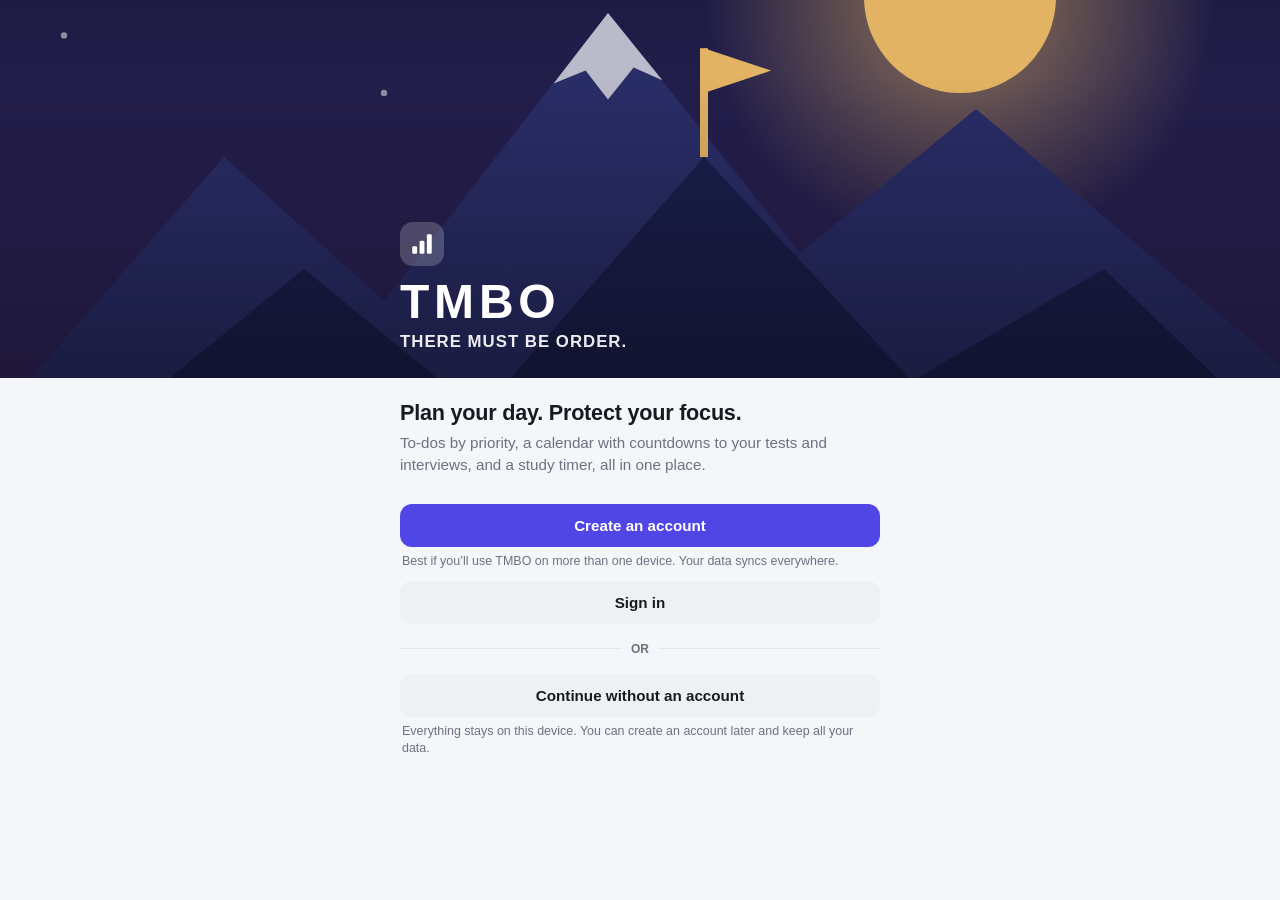
<file: tmbo/index.html>
<!DOCTYPE html>
<html lang="en" data-mode="system">
<head>
<meta charset="utf-8">
<meta name="viewport" content="width=device-width, initial-scale=1, viewport-fit=cover">
<title>TMBO · There Must Be Order</title>
<meta name="description" content="TMBO (There Must Be Order): a to-do list, calendar and study app with priority tiers, carry-over tasks, event countdowns and reminders.">
<meta name="theme-color" content="#4f46e5">
<meta name="apple-mobile-web-app-capable" content="yes">
<meta name="mobile-web-app-capable" content="yes">
<meta name="apple-mobile-web-app-title" content="TMBO">
<meta name="apple-mobile-web-app-status-bar-style" content="default">
<link rel="manifest" href="manifest.webmanifest">
<link rel="icon" type="image/png" sizes="32x32" href="icons/favicon-32.png">
<link rel="apple-touch-icon" href="icons/apple-touch-icon.png">
<link rel="stylesheet" href="css/styles.css">
</head>
<body data-template="classic">
<div class="boot" id="boot"><span class="logo" data-logo></span></div>

<div class="app">
  <header class="top">
    <div class="brandrow">
      <div class="brand"><span class="logo" data-logo></span>TMBO</div>
      <div class="hdr-right">
        <button class="iconbtn sm" id="hdrLock" aria-label="Lock TMBO now" hidden></button>
        <button class="pill" id="syncPill"><i></i><span id="syncText">This device</span></button>
      </div>
    </div>
    <div id="todoHead" hidden>
      <div class="datenav">
        <button class="iconbtn" id="prevDay" aria-label="Previous day"></button>
        <button class="datebtn" id="dateBtn" aria-label="Jump to today"><b id="dateLabel"></b><small id="dateSub"></small></button>
        <button class="iconbtn" id="nextDay" aria-label="Next day"></button>
      </div>
      <div class="week" id="week"></div>
    </div>
    <h1 class="viewtitle" id="viewTitle" hidden></h1>
  </header>

  <main>
    <!-- HOME -->
    <section class="view active" id="view-home">
      <div class="greet" id="greet"></div>
      <div id="installSlot"></div>
      <div id="heroSlot"></div>
      <div class="card" style="margin-top:14px" id="top3"></div>
      <div id="nextEvent"></div>
      <div class="stats" id="stats"></div>
    </section>

    <!-- TO-DO -->
    <section class="view" id="view-todo">
      <div class="progress"><b id="progText">0 of 0 done</b><div class="bar"><i id="progBar"></i></div></div>
      <div id="notice"></div>
      <div id="todoList"></div>
    </section>

    <!-- CALENDAR -->
    <section class="view" id="view-calendar">
      <div class="addrow"><b>Coming up</b><button class="smallbtn" id="addEventBtn">+ Add event</button></div>
      <div id="eventList"></div>
      <div class="cal-head" style="margin-top:16px">
        <button class="iconbtn" id="prevMonth" aria-label="Previous month"></button>
        <b id="monthLabel"></b>
        <button class="iconbtn" id="nextMonth" aria-label="Next month"></button>
      </div>
      <div class="cal" id="cal"></div>
      <div class="sec-title" id="agendaTitle"></div>
      <div class="card" id="agenda"></div>
      <button class="btn ghost full" id="openDay" style="margin-top:10px">Open this day's to-do list</button>
    </section>

    <!-- STUDY -->
    <section class="view" id="view-study">
      <div class="seg" id="studyMode"><button data-m="focus" class="on">Focus</button><button data-m="short">Short break</button><button data-m="long">Long break</button></div>
      <div class="ring-wrap">
        <svg class="ring" viewBox="0 0 240 240"><circle class="ring-bg" cx="120" cy="120" r="108"/><circle class="ring-fg" id="ringFg" cx="120" cy="120" r="108"/></svg>
        <div class="ring-text"><div id="timeText">25:00</div><small id="timeLabel">Focus</small></div>
      </div>
      <input class="txt" id="subject" placeholder="What are you studying? (e.g., Statistics)" maxlength="60">
      <div class="actions"><button class="btn ghost" id="tReset">Reset</button><button class="btn primary" id="tStart">Start</button></div>
      <div class="sec-title">Focus length (minutes)</div>
      <div class="seg" id="focusLen"><button data-v="15">15</button><button data-v="25" class="on">25</button><button data-v="45">45</button><button data-v="60">60</button></div>
      <div class="sec-title">Today's sessions</div>
      <div class="card" id="sessions"></div>
    </section>

    <!-- SETTINGS -->
    <section class="view" id="view-settings">
      <div id="installSettings"></div>

      <div class="sec-title">Account</div>
      <div class="card" id="acctCard"></div>

      <div class="sec-title">Home screen</div>
      <div class="card">
        <div class="block"><b>Your name</b><input class="txt" id="sName" maxlength="30" placeholder="Used in your greeting (optional)"></div>
        <div class="row"><div><b>Graphic &amp; quotes</b><small>Pick a scene, colors, a quote, or write your own.</small></div><button class="btn ghost" id="sCustomize">Customize</button></div>
      </div>

      <div class="sec-title">Notifications</div>
      <div class="card" id="notifCard"></div>

      <div class="sec-title">App lock</div>
      <div class="card" id="lockCard"></div>

      <div class="sec-title">Appearance</div>
      <div class="card">
        <div class="block"><b>Theme</b><div class="seg" id="modeSeg"><button data-v="light">Light</button><button data-v="dark">Dark</button><button data-v="system">Auto</button></div></div>
        <div class="block"><b>Accent color</b><div class="swatches" id="swatches"></div></div>
        <div class="block"><b>Text size</b><div class="seg sizeseg" id="sizeSeg"><button data-v="0">A</button><button data-v="1">A</button><button data-v="2">A</button><button data-v="3">A</button></div></div>
        <div class="block"><b>To-do template</b>
          <div class="tpls" id="tpls">
            <button class="tpl" data-v="classic"><div class="mini classic"><i></i><i></i><i></i></div>Classic</button>
            <button class="tpl" data-v="compact"><div class="mini compact"><i></i><i></i><i></i><i></i><i></i></div>Compact</button>
            <button class="tpl" data-v="planner"><div class="mini planner"><i></i><i></i><i></i><i></i></div>Planner</button>
          </div>
        </div>
      </div>

      <div class="sec-title">To-do list</div>
      <div class="card">
        <div class="block"><b>Priority tier names</b><div id="tierLabels"></div></div>
        <div class="row"><div><b>Carry over by default</b><small>New one-time tasks move to the next day if not finished.</small></div><label class="switch"><input type="checkbox" id="sDefCarry"><span></span></label></div>
        <div class="row"><div><b>Show completed tasks</b><small>Completed tasks sink to the bottom of the list.</small></div><label class="switch"><input type="checkbox" id="sShowDone"><span></span></label></div>
      </div>

      <div class="sec-title">Your data</div>
      <div class="card" id="dataCard"></div>

      <p class="banner" id="aboutLine">TMBO · There Must Be Order</p>
    </section>
  </main>
</div>

<button class="fab" id="fab" aria-label="Add task" hidden></button>

<nav class="tabbar"><div class="tabbar-inner">
  <button class="tab active" data-tab="home"><span data-ic="home"></span>Home</button>
  <button class="tab" data-tab="todo"><span data-ic="list"></span>To-Do</button>
  <button class="tab" data-tab="calendar"><span data-ic="cal"></span>Calendar</button>
  <button class="tab" data-tab="study"><span data-ic="timer"></span>Study</button>
  <button class="tab" data-tab="settings"><span data-ic="gear"></span>Settings</button>
</div></nav>

<!-- Task sheet -->
<div class="sheet-wrap" id="sheetWrap">
  <form class="sheet" id="taskForm" autocomplete="off">
    <div class="grabber"></div>
    <h3 id="sheetTitle">New task</h3>
    <label class="f" for="fTitle">Task</label>
    <input class="txt" id="fTitle" placeholder="What needs to get done?" maxlength="140">
    <label class="f" for="fNotes">Notes <span class="opt">(optional)</span></label>
    <textarea class="txt" id="fNotes" rows="2"></textarea>
    <label class="f">Priority tier</label>
    <div class="tierpick" id="fTier"></div>
    <label class="f">How often?</label>
    <div class="seg" id="fRepeat"><button type="button" data-v="once">One-time</button><button type="button" data-v="daily">Every day</button><button type="button" data-v="weekdays">Weekdays</button><button type="button" data-v="custom">Custom</button></div>
    <div class="days" id="fDays" hidden></div>
    <div class="two">
      <div><label class="f" for="fDate" id="fDateLabel">Date</label><input class="txt" type="date" id="fDate"></div>
      <div><label class="f" for="fRemind">Remind me <span class="opt">(optional)</span></label><input class="txt" type="time" id="fRemind"></div>
    </div>
    <button type="button" class="clearbtn" id="fRemindClear">Clear reminder</button>
    <div class="row" id="carryRow"><div><b>Carry over if not finished</b><small id="carryHint"></small></div><label class="switch"><input type="checkbox" id="fCarry"><span></span></label></div>
    <div class="actions">
      <button type="button" class="btn danger" id="fDelete">Delete</button>
      <button type="button" class="btn ghost" id="fCancel">Cancel</button>
      <button type="submit" class="btn primary">Save</button>
    </div>
  </form>
</div>

<!-- Generic panel (customize, events, account, lock setup) -->
<div class="sheet-wrap" id="panelWrap"><div class="sheet" id="panel"></div></div>

<!-- Welcome / onboarding -->
<div class="welcome" id="welcome">
  <div class="welcome-hero"><div class="hero-bg" id="welcomeBg"></div><div class="hero-shade"></div>
    <div class="inner"><div class="logo" data-logo></div><h1>TMBO</h1><p>There Must Be Order.</p></div>
  </div>
  <div class="welcome-body" id="welcomeBody"></div>
</div>

<!-- Lock screen -->
<div class="lock" id="lockScreen">
  <div class="hero-bg" id="lockBg"></div><div class="shade"></div>
  <div class="lock-inner">
    <div class="logo" data-logo></div>
    <h2 id="lockTitle">Enter your PIN</h2>
    <p class="lockmsg" id="lockMsg"></p>
    <div id="lockBody"></div>
    <button class="lightlink" id="forgotBtn">Forgot?</button>
    <div class="forgot" id="forgotBox" hidden></div>
  </div>
</div>

<div class="nstack" id="nstack"></div>
<div class="toast" id="toast" role="status" aria-live="polite"></div>

<noscript><p style="padding:24px;text-align:center">TMBO needs JavaScript turned on.</p></noscript>
<script type="module" src="js/app.js"></script>
</body>
</html>
</file>
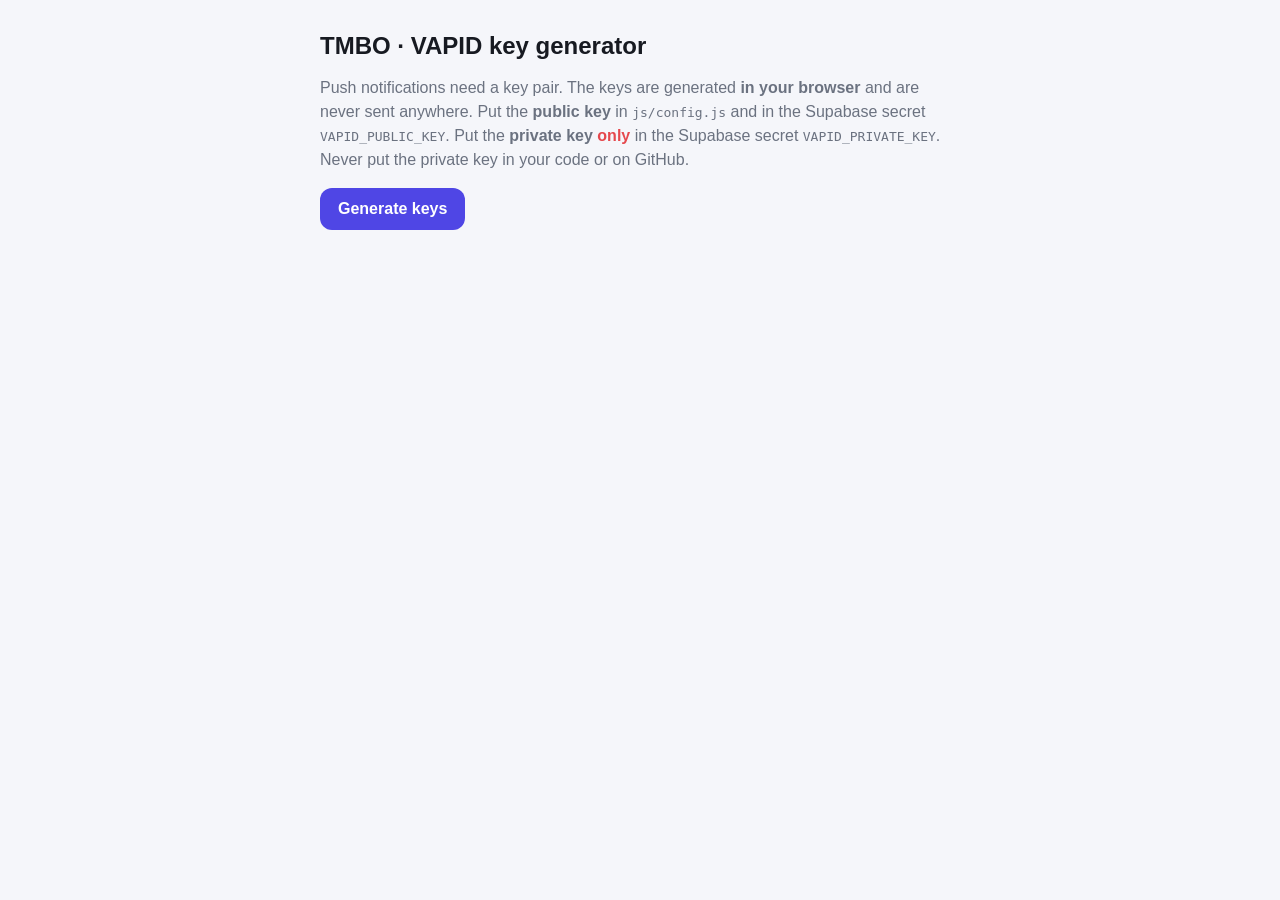
<file: tmbo/tools/generate-vapid-keys.html>
<!DOCTYPE html>
<html lang="en">
<head>
<meta charset="utf-8">
<meta name="viewport" content="width=device-width, initial-scale=1">
<title>TMBO · VAPID key generator</title>
<style>
  :root{--bg:#f5f6fa;--card:#fff;--text:#171a21;--muted:#6b7280;--border:#e3e6ec;--accent:#4f46e5}
  @media (prefers-color-scheme:dark){:root{--bg:#0e1014;--card:#171a21;--text:#eceef3;--muted:#9aa0ac;--border:#2a2f3a}}
  body{margin:0;background:var(--bg);color:var(--text);font-family:-apple-system,BlinkMacSystemFont,"Segoe UI",Roboto,sans-serif}
  main{max-width:640px;margin:0 auto;padding:32px 16px}
  h1{font-size:1.5rem;margin:0 0 6px}
  p{color:var(--muted);line-height:1.5}
  .card{background:var(--card);border:1px solid var(--border);border-radius:14px;padding:16px;margin-top:16px}
  label{display:block;font-size:.78rem;font-weight:700;text-transform:uppercase;letter-spacing:.05em;color:var(--muted);margin:12px 0 6px}
  textarea{width:100%;box-sizing:border-box;font:13px ui-monospace,Menlo,monospace;padding:10px;border-radius:10px;border:1px solid var(--border);background:var(--bg);color:var(--text);resize:none}
  button{background:var(--accent);color:#fff;border:0;border-radius:12px;padding:12px 18px;font-weight:700;font-size:1rem;cursor:pointer}
  .copy{background:transparent;color:var(--accent);padding:4px 0;font-size:.85rem}
  .warn{color:#e5484d;font-weight:600}
</style>
</head>
<body>
<main>
  <h1>TMBO · VAPID key generator</h1>
  <p>Push notifications need a key pair. The keys are generated <b>in your browser</b> and are never sent anywhere.
     Put the <b>public key</b> in <code>js/config.js</code> and in the Supabase secret <code>VAPID_PUBLIC_KEY</code>.
     Put the <b>private key</b> <span class="warn">only</span> in the Supabase secret <code>VAPID_PRIVATE_KEY</code>.
     Never put the private key in your code or on GitHub.</p>
  <button id="gen">Generate keys</button>
  <div class="card" id="out" hidden>
    <label>Public key</label><textarea id="pub" rows="3" readonly></textarea><button class="copy" data-for="pub">Copy public key</button>
    <label>Private key (keep secret)</label><textarea id="priv" rows="2" readonly></textarea><button class="copy" data-for="priv">Copy private key</button>
    <label>A random CRON_SECRET you can use</label><textarea id="cron" rows="2" readonly></textarea><button class="copy" data-for="cron">Copy cron secret</button>
  </div>
  <p id="err" class="warn"></p>
</main>
<script>
const b64u = (bytes) => btoa(String.fromCharCode(...bytes)).replace(/\+/g,'-').replace(/\//g,'_').replace(/=+$/,'');
const fromB64u = (s) => Uint8Array.from(atob(s.replace(/-/g,'+').replace(/_/g,'/') + '==='.slice((s.length + 3) % 4)), c => c.charCodeAt(0));
document.getElementById('gen').onclick = async () => {
  try {
    const kp = await crypto.subtle.generateKey({ name: 'ECDSA', namedCurve: 'P-256' }, true, ['sign', 'verify']);
    const jwk = await crypto.subtle.exportKey('jwk', kp.privateKey);
    const pub = new Uint8Array([4, ...fromB64u(jwk.x), ...fromB64u(jwk.y)]);
    document.getElementById('pub').value = b64u(pub);
    document.getElementById('priv').value = jwk.d;
    document.getElementById('cron').value = b64u(crypto.getRandomValues(new Uint8Array(24)));
    document.getElementById('out').hidden = false;
  } catch (e) {
    document.getElementById('err').textContent = 'Your browser blocked key generation here. Open this page from your Netlify site (https) or in Chrome, then try again. (' + e.message + ')';
  }
};
document.querySelectorAll('.copy').forEach(b => b.onclick = async () => {
  const t = document.getElementById(b.dataset.for); t.select();
  try { await navigator.clipboard.writeText(t.value); b.textContent = 'Copied!'; } catch { document.execCommand('copy'); b.textContent = 'Copied!'; }
  setTimeout(() => b.textContent = b.textContent.replace('Copied!', 'Copy again'), 1500);
});
</script>
</body>
</html>
</file>
<file: tmbo/css/styles.css>
*{box-sizing:border-box}
[hidden]{display:none!important}
:root{
  --accent:#4f46e5;
  --accent-soft:color-mix(in srgb,var(--accent) 14%,transparent);
  --bg:#f5f6fa;--surface:#fff;--surface-2:#eef0f4;--text:#171a21;--muted:#6b7280;--border:#e3e6ec;
  --t1:#e5484d;--t2:#f0801a;--t3:#3b82c4;--t4:#8b8f99;--ok:#16a34a;
  --radius:14px;--shadow:0 1px 2px rgba(0,0,0,.04),0 2px 8px rgba(0,0,0,.04);
  font-family:-apple-system,BlinkMacSystemFont,"SF Pro Text","Segoe UI",Roboto,Helvetica,Arial,sans-serif;
}
:root[data-mode="dark"]{--bg:#0e1014;--surface:#171a21;--surface-2:#222631;--text:#eceef3;--muted:#9aa0ac;--border:#2a2f3a;--shadow:none}
@media (prefers-color-scheme:dark){:root[data-mode="system"]{--bg:#0e1014;--surface:#171a21;--surface-2:#222631;--text:#eceef3;--muted:#9aa0ac;--border:#2a2f3a;--shadow:none}}
[data-tier="1"]{--tier:var(--t1)}[data-tier="2"]{--tier:var(--t2)}[data-tier="3"]{--tier:var(--t3)}[data-tier="4"]{--tier:var(--t4)}
[data-type="test"]{--ev:#7c3aed}[data-type="interview"]{--ev:#0d9488}[data-type="deadline"]{--ev:#e5484d}[data-type="other"]{--ev:#2563eb}
html,body{margin:0;background:var(--bg);color:var(--text)}
body{font-size:1rem;-webkit-font-smoothing:antialiased;-webkit-tap-highlight-color:transparent}
button{font-family:inherit;color:inherit}
.app{max-width:520px;margin:0 auto;min-height:100dvh;padding:0 16px calc(110px + env(safe-area-inset-bottom))}

/* Header */
header.top{position:sticky;top:0;z-index:5;background:var(--bg);padding:calc(10px + env(safe-area-inset-top)) 0 8px}
.brandrow{display:flex;align-items:center;justify-content:space-between;gap:8px}
.brand{display:flex;align-items:center;gap:8px;font-weight:900;font-size:1.15rem;letter-spacing:.08em}
.logo{width:28px;height:28px;border-radius:9px;background:var(--accent);display:grid;place-items:center;color:#fff;flex:none}
.logo svg{width:18px;height:18px}
.hdr-right{display:flex;gap:6px;align-items:center}
.pill{display:inline-flex;align-items:center;gap:6px;font-size:.72rem;font-weight:600;color:var(--muted);background:var(--surface);border:1px solid var(--border);border-radius:99px;padding:5px 10px;cursor:pointer}
.pill i{width:7px;height:7px;border-radius:50%;background:var(--muted)}
.pill.ok i{background:var(--ok)}
.iconbtn{width:38px;height:38px;border-radius:12px;border:1px solid var(--border);background:var(--surface);display:grid;place-items:center;cursor:pointer;flex:none}
.iconbtn svg{width:18px;height:18px}
.iconbtn.sm{width:32px;height:32px;border-radius:10px}.iconbtn.sm svg{width:16px;height:16px}
.datenav{display:flex;align-items:center;justify-content:space-between;margin-top:12px}
.datebtn{background:none;border:0;text-align:center;cursor:pointer;padding:2px 8px}
.datebtn b{display:block;font-size:1.2rem;letter-spacing:-.01em}
.datebtn small{display:block;font-size:.75rem;font-weight:600;color:var(--accent);margin-top:1px}
.week{display:grid;grid-template-columns:repeat(7,1fr);gap:4px;margin-top:10px}
.wd{border:0;background:transparent;border-radius:12px;padding:6px 0 7px;display:flex;flex-direction:column;align-items:center;gap:2px;cursor:pointer}
.wd span{font-size:.66rem;font-weight:600;color:var(--muted)}.wd b{font-size:.95rem}
.wd i{width:5px;height:5px;border-radius:50%;background:transparent}
.wd i.has{background:var(--accent)}.wd i.all{background:var(--ok)}
.wd.today b{color:var(--accent)}
.wd.sel{background:var(--accent);color:#fff}.wd.sel span,.wd.sel b{color:#fff}.wd.sel i.has,.wd.sel i.all{background:#fff}
.viewtitle{font-size:1.6rem;letter-spacing:-.02em;margin:14px 0 4px}

.view{display:none}.view.active{display:block}

/* Home */
.greet{margin:6px 2px 12px}
.greet h2{margin:0;font-size:1.5rem;letter-spacing:-.02em}
.greet p{margin:3px 0 0;color:var(--muted);font-size:.9rem;font-weight:500}
.hero{position:relative;isolation:isolate;overflow:hidden;border-radius:22px;aspect-ratio:5/4;max-height:360px;width:100%;color:#fff;box-shadow:0 10px 30px rgba(0,0,0,.16)}
.hero-bg{position:absolute;inset:0;z-index:-2}
.hero-bg svg,.hero-bg img{width:100%;height:100%;display:block;object-fit:cover}
.hero-shade{position:absolute;inset:0;z-index:-1;background:linear-gradient(180deg,rgba(0,0,0,.08) 20%,rgba(0,0,0,.42))}
.hero-badge{position:absolute;left:16px;top:14px;font-size:.66rem;font-weight:900;letter-spacing:.2em;opacity:.85}
.hero-content{position:absolute;inset:0;display:flex;flex-direction:column;justify-content:center;align-items:center;text-align:center;padding:30px 26px 44px}
.hero-quote{font-weight:850;line-height:1.14;letter-spacing:-.01em;text-shadow:0 2px 14px rgba(0,0,0,.35);animation:fadeq .5s ease;overflow-wrap:anywhere}
.hero[data-font="bold"] .hero-quote{font-weight:900;text-transform:uppercase;letter-spacing:.01em}
.hero[data-font="classic"] .hero-quote{font-family:Georgia,"Times New Roman",serif;font-style:italic;font-weight:600}
.hero[data-font="modern"] .hero-quote{font-family:ui-monospace,SFMono-Regular,Menlo,monospace;font-weight:700;letter-spacing:-.03em}
.hero-author{margin-top:12px;font-size:.74rem;font-weight:700;opacity:.9;letter-spacing:.08em;text-transform:uppercase;text-shadow:0 1px 8px rgba(0,0,0,.3)}
.hero-actions{position:absolute;right:10px;bottom:10px;display:flex;gap:6px}
.hero-actions button{width:38px;height:38px;border-radius:12px;border:0;background:rgba(255,255,255,.2);-webkit-backdrop-filter:blur(8px);backdrop-filter:blur(8px);color:#fff;display:grid;place-items:center;cursor:pointer}
.hero-actions svg{width:18px;height:18px}
@keyframes fadeq{from{opacity:0;transform:translateY(6px)}}
.card-h{display:flex;justify-content:space-between;align-items:center;padding:14px 0 10px}
.card-h b{font-size:1.02rem}
.card-h small{font-size:.76rem;color:var(--muted);font-weight:600}
.top3-item{display:flex;align-items:center;gap:12px;padding:12px 0;border-top:1px solid var(--border)}
.rank{flex:none;width:28px;height:28px;border-radius:9px;background:color-mix(in srgb,var(--tier) 15%,transparent);color:var(--tier);font-weight:800;font-size:.88rem;display:grid;place-items:center}
.top3-item .body{flex:1;min-width:0;cursor:pointer}
.link{background:none;border:0;padding:12px 0 14px;color:var(--accent);font-weight:700;font-size:.86rem;cursor:pointer;display:block;width:100%;text-align:left;border-top:1px solid var(--border)}
.stats{display:grid;grid-template-columns:1fr 1fr;gap:10px;margin-top:12px}
.stat{background:var(--surface);border:1px solid var(--border);border-radius:var(--radius);padding:14px;text-align:left;cursor:pointer;box-shadow:var(--shadow)}
.stat b{display:block;font-size:1.45rem;letter-spacing:-.02em}
.stat span{font-size:.76rem;color:var(--muted);font-weight:600}

/* Events */
.event{display:flex;align-items:center;gap:12px;background:var(--surface);border:1px solid var(--border);border-radius:var(--radius);padding:12px 8px 12px 12px;margin-bottom:8px;box-shadow:var(--shadow)}
.ev-count{flex:none;width:58px;height:58px;border-radius:14px;background:color-mix(in srgb,var(--ev) 14%,transparent);color:var(--ev);display:flex;flex-direction:column;align-items:center;justify-content:center;line-height:1}
.ev-count b{font-size:1.35rem}.ev-count span{font-size:.62rem;font-weight:700;text-transform:uppercase;margin-top:3px;letter-spacing:.04em}
.ev-count.now b{font-size:.9rem}
.ev-body{flex:1;min-width:0;cursor:pointer}
.ev-body small{display:block;font-size:.74rem;color:var(--muted);margin-top:5px}
.chip.ev{background:color-mix(in srgb,var(--ev) 14%,transparent);color:var(--ev)}
.addrow{display:flex;justify-content:space-between;align-items:center;margin:18px 2px 8px}
.addrow b{font-size:.74rem;font-weight:700;text-transform:uppercase;letter-spacing:.06em;color:var(--muted)}
.smallbtn{border:0;background:var(--accent-soft);color:var(--accent);font-weight:700;font-size:.8rem;border-radius:99px;padding:6px 12px;cursor:pointer}

/* To-do */
.progress{display:flex;align-items:center;gap:12px;background:var(--surface);border:1px solid var(--border);border-radius:var(--radius);padding:12px 14px;margin:8px 0 10px}
.progress b{font-size:.9rem;white-space:nowrap}
.bar{flex:1;height:8px;background:var(--surface-2);border-radius:99px;overflow:hidden}
.bar>i{display:block;height:100%;width:0;background:var(--accent);border-radius:99px;transition:width .35s}
.notice{display:flex;gap:8px;align-items:center;font-size:.82rem;color:var(--t2);background:color-mix(in srgb,var(--t2) 10%,transparent);border-radius:10px;padding:8px 12px;margin-bottom:10px;font-weight:600}
.notice svg{width:14px;height:14px;flex:none}
.empty{text-align:center;color:var(--muted);padding:40px 16px;font-size:.95rem}
.empty b{display:block;color:var(--text);font-size:1.05rem;margin-bottom:4px}
.task{position:relative;display:flex;align-items:flex-start;gap:12px;background:var(--surface);border:1px solid var(--border);border-radius:var(--radius);padding:12px 8px 12px 16px;margin-bottom:8px;box-shadow:var(--shadow);overflow:hidden}
.task::before{content:"";position:absolute;left:0;top:0;bottom:0;width:4px;background:var(--tier)}
.check{flex:none;width:24px;height:24px;margin-top:1px;border-radius:50%;border:2px solid var(--tier);background:transparent;display:grid;place-items:center;cursor:pointer;padding:0;transition:background .15s}
.check svg{width:14px;height:14px;color:#fff;opacity:0}
.task.done .check,.top3-item.done .check{background:var(--tier)}
.task.done .check svg,.top3-item.done .check svg{opacity:1}
.task.done .title,.top3-item.done .title{text-decoration:line-through;color:var(--muted)}
.task .body{flex:1;min-width:0;cursor:pointer}
.title{font-weight:600;line-height:1.3;overflow-wrap:anywhere}
.tnotes{font-size:.84rem;color:var(--muted);margin-top:2px;overflow-wrap:anywhere}
.meta{display:flex;flex-wrap:wrap;gap:5px;margin-top:6px}
.chip{display:inline-flex;align-items:center;gap:4px;font-size:.7rem;font-weight:600;padding:3px 8px;border-radius:99px;background:var(--surface-2);color:var(--muted);line-height:1.3}
.chip svg{width:11px;height:11px}
.chip.tier{background:color-mix(in srgb,var(--tier) 14%,transparent);color:var(--tier)}
.chip.warn{background:color-mix(in srgb,var(--t2) 14%,transparent);color:var(--t2)}
.chip.bad{background:color-mix(in srgb,var(--t1) 14%,transparent);color:var(--t1)}
.chip.ok{background:color-mix(in srgb,var(--ok) 14%,transparent);color:var(--ok)}
.more{flex:none;width:32px;height:32px;border:0;background:none;border-radius:8px;color:var(--muted);display:grid;place-items:center;cursor:pointer}
.more svg{width:18px;height:18px}
body[data-template="compact"] .list{background:var(--surface);border:1px solid var(--border);border-radius:var(--radius);overflow:hidden}
body[data-template="compact"] .task{margin:0;border:0;border-bottom:1px solid var(--border);border-radius:0;box-shadow:none;background:transparent;padding:9px 6px 9px 14px;align-items:center}
body[data-template="compact"] .task:last-child{border-bottom:0}
body[data-template="compact"] .task::before{width:3px}
body[data-template="compact"] .check{width:20px;height:20px;margin:0}
body[data-template="compact"] .tnotes{display:none}
body[data-template="compact"] .meta{margin-top:3px}
body[data-template="compact"] .chip{font-size:.64rem;padding:1px 6px}
body[data-template="planner"] .datebtn b,body[data-template="planner"] .viewtitle,body[data-template="planner"] .greet h2{font-family:Georgia,"Times New Roman",serif}
.group{background:var(--surface);border:1px solid var(--border);border-top:4px solid var(--tier);border-radius:var(--radius);padding:4px 14px 2px;margin-bottom:12px;box-shadow:var(--shadow)}
.group-h{display:flex;justify-content:space-between;align-items:baseline;padding:10px 0 6px;font-family:Georgia,"Times New Roman",serif;font-weight:700;font-size:1.02rem;color:var(--tier);border-bottom:2px solid color-mix(in srgb,var(--tier) 25%,transparent)}
.group-h small{font-size:.78rem;color:var(--muted);font-weight:600}
body[data-template="planner"] .task{background:transparent;border:0;border-bottom:1px dashed var(--border);border-radius:0;box-shadow:none;margin:0;padding:11px 0}
body[data-template="planner"] .task:last-child{border-bottom:0}
body[data-template="planner"] .task::before{display:none}
body[data-template="planner"] .check{border-radius:6px}

/* FAB + tab bar */
.fab{position:fixed;z-index:10;bottom:calc(78px + env(safe-area-inset-bottom));right:max(16px,calc((100vw - 520px)/2 + 16px));width:56px;height:56px;border-radius:50%;border:0;background:var(--accent);color:#fff;display:grid;place-items:center;cursor:pointer;box-shadow:0 6px 20px color-mix(in srgb,var(--accent) 45%,transparent)}
.fab svg{width:26px;height:26px}
.tabbar{position:fixed;left:0;right:0;bottom:0;z-index:20;background:color-mix(in srgb,var(--surface) 92%,transparent);-webkit-backdrop-filter:blur(14px);backdrop-filter:blur(14px);border-top:1px solid var(--border);padding-bottom:env(safe-area-inset-bottom)}
.tabbar-inner{max-width:520px;margin:0 auto;display:grid;grid-template-columns:repeat(5,1fr)}
.tab{border:0;background:none;padding:8px 0 7px;display:flex;flex-direction:column;align-items:center;gap:3px;font-size:.66rem;font-weight:600;color:var(--muted);cursor:pointer}
.tab svg{width:23px;height:23px}
.tab.active{color:var(--accent)}

/* Sheets */
.sheet-wrap{position:fixed;inset:0;z-index:50;background:rgba(0,0,0,.42);display:none;align-items:flex-end;justify-content:center}
.sheet-wrap.open{display:flex}
.sheet{width:100%;max-width:520px;max-height:92dvh;overflow:auto;background:var(--surface);border-radius:20px 20px 0 0;padding:8px 18px calc(18px + env(safe-area-inset-bottom));animation:up .22s ease}
@keyframes up{from{transform:translateY(40px);opacity:.5}}
.grabber{width:40px;height:5px;border-radius:9px;background:var(--border);margin:4px auto 8px}
.sheet h3{margin:4px 0 2px;font-size:1.2rem}
label.f{display:block;font-size:.76rem;font-weight:700;color:var(--muted);margin:16px 0 6px;text-transform:uppercase;letter-spacing:.04em}
label.f .opt{text-transform:none;font-weight:500;letter-spacing:0}
.txt{width:100%;font:inherit;font-size:max(16px,1rem);padding:11px 12px;border:1px solid var(--border);border-radius:10px;background:var(--bg);color:var(--text);outline:none}
.txt:focus{border-color:var(--accent);box-shadow:0 0 0 3px var(--accent-soft)}
textarea.txt{resize:vertical;min-height:60px}
.two{display:grid;grid-template-columns:1fr 1fr;gap:8px}
.seg{display:grid;grid-auto-flow:column;grid-auto-columns:1fr;gap:4px;padding:4px;background:var(--surface-2);border-radius:11px}
.seg button{border:0;background:transparent;padding:8px 4px;border-radius:8px;font-size:.8rem;font-weight:600;color:var(--muted);cursor:pointer}
.seg button.on{background:var(--surface);color:var(--text);box-shadow:0 1px 3px rgba(0,0,0,.12)}
.tierpick{display:grid;grid-template-columns:repeat(4,1fr);gap:6px}
.tierpick button{border:2px solid var(--border);background:var(--surface);border-radius:11px;padding:8px 4px;cursor:pointer;text-align:center}
.tierpick b{display:block;font-size:1rem;color:var(--tier)}
.tierpick span{display:block;font-size:.68rem;color:var(--muted);margin-top:2px;line-height:1.2}
.tierpick button.on{border-color:var(--tier);background:color-mix(in srgb,var(--tier) 10%,transparent)}
.days{display:flex;gap:6px;margin-top:10px}
.days button{flex:1;aspect-ratio:1;max-width:44px;border-radius:50%;border:1px solid var(--border);background:var(--surface);font-size:.8rem;font-weight:700;color:var(--muted);cursor:pointer}
.days button.on,.pick button.on{background:var(--accent);border-color:var(--accent);color:#fff}
.pick{display:flex;flex-wrap:wrap;gap:6px}
.pick button{border:1px solid var(--border);background:var(--surface);border-radius:99px;padding:7px 12px;font-size:.8rem;font-weight:600;color:var(--muted);cursor:pointer}
.row{display:flex;align-items:center;justify-content:space-between;gap:12px;padding:12px 0}
.row b{font-size:.95rem;font-weight:600}
.row small{display:block;font-size:.78rem;color:var(--muted);margin-top:2px}
.switch{position:relative;flex:none;width:50px;height:30px}
.switch input{position:absolute;opacity:0;width:0;height:0}
.switch span{position:absolute;inset:0;border-radius:99px;background:var(--border);cursor:pointer;transition:.2s}
.switch span::after{content:"";position:absolute;left:2px;top:2px;width:26px;height:26px;border-radius:50%;background:#fff;box-shadow:0 1px 3px rgba(0,0,0,.25);transition:.2s}
.switch input:checked+span{background:var(--accent)}
.switch input:checked+span::after{transform:translateX(20px)}
.switch input:disabled+span{opacity:.45;cursor:not-allowed}
.btn{border:0;border-radius:12px;padding:13px 16px;font-size:.95rem;font-weight:700;cursor:pointer}
.btn.primary{background:var(--accent);color:#fff}
.btn.ghost{background:var(--surface-2);color:var(--text)}
.btn.danger{background:transparent;color:var(--t1);padding-left:6px;padding-right:6px}
.btn.full{width:100%}
.btn:disabled{opacity:.5;cursor:not-allowed}
.actions{display:flex;gap:8px;margin-top:20px}
.actions .primary{flex:1}
.clearbtn{border:0;background:none;color:var(--accent);font-weight:700;font-size:.8rem;cursor:pointer;padding:4px 0;margin-top:4px}

/* Customize home */
.preview{margin:10px 0 4px}
.preview .hero{aspect-ratio:16/9;border-radius:16px;box-shadow:none}
.scenes{display:grid;grid-template-columns:repeat(3,1fr);gap:8px}
.scene{border:2px solid var(--border);border-radius:12px;overflow:hidden;padding:0;cursor:pointer;background:var(--surface);font-size:.72rem;font-weight:700}
.scene .th{display:block;aspect-ratio:5/4;background:var(--surface-2);position:relative}
.scene .th svg,.scene .th img{width:100%;height:100%;display:block;object-fit:cover}
.scene .th .plus{position:absolute;inset:0;display:grid;place-items:center;color:var(--muted)}
.scene .th .plus svg{width:24px;height:24px}
.scene span{display:block;padding:5px 0}
.scene.on{border-color:var(--accent);color:var(--accent)}
.palettes{display:flex;gap:10px;flex-wrap:wrap}
.pal{width:42px;height:42px;border-radius:12px;border:3px solid var(--surface);box-shadow:0 0 0 1px var(--border);cursor:pointer;padding:0}
.pal.on{box-shadow:0 0 0 2px var(--text)}
.qlist{max-height:270px;overflow:auto;border:1px solid var(--border);border-radius:12px}
.qitem{display:flex;gap:10px;align-items:flex-start;padding:10px 12px;cursor:pointer;border-bottom:1px solid var(--border)}
.qitem:last-child{border-bottom:0}
.qitem .radio{flex:none;width:18px;height:18px;border-radius:50%;border:2px solid var(--border);margin-top:2px}
.qitem.on .radio{border:6px solid var(--accent)}
.qitem p{margin:0;font-size:.9rem;flex:1;line-height:1.35}
.qitem small{display:block;color:var(--muted);font-size:.74rem;margin-top:2px}
.qitem .del{flex:none;border:0;background:none;color:var(--muted);cursor:pointer;width:28px;height:28px;border-radius:8px;display:grid;place-items:center}
.qitem .del svg{width:15px;height:15px}
.mine{font-size:.62rem;font-weight:800;color:var(--accent);background:var(--accent-soft);padding:1px 6px;border-radius:99px;margin-left:4px}
.addq{display:grid;gap:8px}

/* Settings */
.sec-title{font-size:.74rem;font-weight:700;text-transform:uppercase;letter-spacing:.06em;color:var(--muted);margin:22px 4px 8px}
.card{background:var(--surface);border:1px solid var(--border);border-radius:var(--radius);padding:2px 16px;box-shadow:var(--shadow)}
.card>*+*{border-top:1px solid var(--border)}
.block{padding:12px 0}
.block>b{display:block;font-size:.95rem;font-weight:600;margin-bottom:10px}
.swatches{display:flex;flex-wrap:wrap;gap:10px}
.sw{position:relative;width:34px;height:34px;border-radius:50%;border:3px solid var(--surface);box-shadow:0 0 0 1px var(--border);cursor:pointer;padding:0}
.sw.on{box-shadow:0 0 0 2px var(--text)}
.sw.custom{background:conic-gradient(#ef4444,#f59e0b,#22c55e,#06b6d4,#6366f1,#d946ef,#ef4444);overflow:hidden}
.sw.custom input{position:absolute;inset:-8px;opacity:0;cursor:pointer}
.sizeseg button:nth-child(1){font-size:.75rem}.sizeseg button:nth-child(2){font-size:.9rem}.sizeseg button:nth-child(3){font-size:1.05rem}.sizeseg button:nth-child(4){font-size:1.2rem}
.tpls{display:grid;grid-template-columns:repeat(3,1fr);gap:8px}
.tpl{border:2px solid var(--border);border-radius:12px;background:var(--bg);padding:8px 8px 7px;cursor:pointer;font-size:.78rem;font-weight:700}
.tpl.on{border-color:var(--accent);color:var(--accent)}
.mini{height:58px;display:flex;flex-direction:column;justify-content:center;gap:4px;margin-bottom:6px}
.mini i{display:block;border-radius:4px;background:var(--surface);border:1px solid var(--border)}
.mini.classic i{height:13px;border-left:3px solid var(--t1)}.mini.classic i:nth-child(2){border-left-color:var(--t2)}.mini.classic i:nth-child(3){border-left-color:var(--t3)}
.mini.compact{gap:0;background:var(--surface);border:1px solid var(--border);border-radius:4px;padding:2px 0}
.mini.compact i{height:9px;border:0;border-bottom:1px solid var(--border);border-radius:0;background:transparent}
.mini.planner i{height:3px;border:0;border-bottom:1px dashed var(--muted);border-radius:0;background:transparent;margin:3px 0}
.mini.planner i:first-child{height:4px;background:var(--t1);border:0;border-radius:2px}
.tierlabel{display:flex;align-items:center;gap:10px;padding:5px 0}
.tierlabel b{flex:none;width:28px;height:28px;border-radius:8px;background:var(--tier);color:#fff;display:grid;place-items:center;font-size:.8rem}
.tierlabel .txt{padding:8px 10px}
.tag{font-size:.7rem;font-weight:700;padding:4px 9px;border-radius:99px;background:var(--surface-2);color:var(--muted);white-space:nowrap}
.tag.ok{background:color-mix(in srgb,var(--ok) 15%,transparent);color:var(--ok)}
.tag.warn{background:color-mix(in srgb,var(--t2) 15%,transparent);color:var(--t2)}
.avatar{flex:none;width:42px;height:42px;border-radius:50%;background:var(--accent);color:#fff;display:grid;place-items:center;font-weight:800}
.hint{font-size:.78rem;color:var(--muted);margin:8px 4px 0;line-height:1.45}
.btnrow{display:flex;gap:8px}.btnrow .btn{flex:1}
.rem{display:flex;gap:10px;padding:9px 0;font-size:.86rem}
.rem+.rem{border-top:1px dashed var(--border)}
.rem time{flex:none;width:64px;color:var(--muted);font-weight:600}

/* Calendar */
.cal-head{display:flex;align-items:center;justify-content:space-between;margin:6px 0 10px}
.cal-head b{font-size:1.05rem}
.cal{display:grid;grid-template-columns:repeat(7,1fr);gap:2px;background:var(--surface);border:1px solid var(--border);border-radius:var(--radius);padding:10px 8px;box-shadow:var(--shadow)}
.dow{text-align:center;font-size:.68rem;font-weight:700;color:var(--muted);padding-bottom:6px}
.day{position:relative;aspect-ratio:1;border:0;background:transparent;border-radius:10px;display:flex;flex-direction:column;align-items:center;justify-content:center;gap:3px;font-size:.88rem;cursor:pointer}
.day.other{opacity:.35}
.day.today{color:var(--accent);font-weight:800}
.day.sel{background:var(--accent);color:#fff}
.day.hasev::after{content:"";position:absolute;top:5px;right:6px;width:6px;height:6px;transform:rotate(45deg);background:var(--ev,#7c3aed);border-radius:1px}
.day.sel.hasev::after{background:#fff}
.dots{display:flex;gap:2px;height:5px}
.dots i{width:5px;height:5px;border-radius:50%;background:var(--tier)}
.day.sel .dots i{background:#fff}
.agenda-item{display:flex;align-items:center;gap:10px;padding:10px 0}
.agenda-item i{width:10px;height:10px;border-radius:3px;background:var(--tier);flex:none}
.agenda-item i.evdot{background:var(--ev);transform:rotate(45deg);border-radius:2px}
.agenda-item span{flex:1;font-size:.92rem}
.agenda-item.done span{text-decoration:line-through;color:var(--muted)}

/* Study */
.ring-wrap{position:relative;display:grid;place-items:center;margin:22px auto 18px}
.ring{width:min(70vw,250px);height:min(70vw,250px);transform:rotate(-90deg)}
.ring circle{fill:none;stroke-width:12}
.ring-bg{stroke:var(--surface-2)}
.ring-fg{stroke:var(--accent);stroke-linecap:round;transition:stroke-dashoffset .3s linear}
.ring-text{position:absolute;text-align:center}
#timeText{font-size:3.1rem;font-weight:700;letter-spacing:-.02em;font-variant-numeric:tabular-nums}
.ring-text small{display:block;color:var(--muted);font-weight:600;font-size:.85rem}
.sess{display:flex;justify-content:space-between;padding:11px 0;font-size:.92rem}
.sess span{color:var(--muted)}

/* Welcome */
.welcome{position:fixed;inset:0;z-index:90;background:var(--bg);overflow:auto;display:none;flex-direction:column}
.welcome.show{display:flex}
.welcome-hero{position:relative;isolation:isolate;flex:none;height:42vh;min-height:250px;color:#fff;display:flex;flex-direction:column;justify-content:flex-end;padding:24px 24px 26px;overflow:hidden}
.welcome-hero .hero-bg svg{height:100%}
.welcome-hero .inner{max-width:480px;width:100%;margin:0 auto}
.welcome-hero .logo{width:44px;height:44px;border-radius:13px;background:rgba(255,255,255,.2);margin-bottom:12px}
.welcome-hero .logo svg{width:26px;height:26px}
.welcome-hero h1{margin:0;font-size:3rem;letter-spacing:.1em;line-height:1}
.welcome-hero p{margin:6px 0 0;font-size:1.05rem;font-weight:700;opacity:.92;text-transform:uppercase;letter-spacing:.06em}
.welcome-body{padding:22px 20px calc(24px + env(safe-area-inset-bottom));max-width:520px;width:100%;margin:0 auto}
.welcome-body h2{margin:0 0 6px;font-size:1.35rem;letter-spacing:-.01em}
.welcome-body .lead{margin:0 0 18px;color:var(--muted);font-size:.95rem;line-height:1.45}
.welcome-body .btn{margin-top:10px}
.welcome-body small.sub{display:block;font-size:.78rem;color:var(--muted);margin:6px 2px 0;line-height:1.4}
.or{display:flex;align-items:center;gap:10px;color:var(--muted);font-size:.75rem;font-weight:700;margin:18px 0 8px;text-transform:uppercase}
.or::before,.or::after{content:"";flex:1;height:1px;background:var(--border)}
.demo-note{margin-top:18px;font-size:.74rem;color:var(--t2);background:color-mix(in srgb,var(--t2) 10%,transparent);border-radius:10px;padding:8px 10px;line-height:1.4}
.back{border:0;background:none;color:var(--accent);font-weight:700;cursor:pointer;padding:0 0 12px;font-size:.9rem}
.formerr{color:var(--t1);font-size:.82rem;font-weight:600;min-height:1.2em;margin-top:8px}
.bell{width:56px;height:56px;border-radius:16px;background:var(--accent-soft);color:var(--accent);display:grid;place-items:center;margin-bottom:14px}
.bell svg{width:28px;height:28px}

/* Lock */
.lock{position:fixed;inset:0;z-index:100;display:none;flex-direction:column;align-items:center;justify-content:center;padding:24px;color:#fff;overflow:hidden;isolation:isolate}
.lock.show{display:flex}
.lock .hero-bg svg{height:100%}
.lock .shade{position:absolute;inset:0;z-index:-1;background:rgba(0,0,0,.45);-webkit-backdrop-filter:blur(2px);backdrop-filter:blur(2px)}
.lock-inner{position:relative;width:100%;max-width:340px;text-align:center}
.lock-inner .logo{width:52px;height:52px;border-radius:15px;background:rgba(255,255,255,.2);margin:0 auto}
.lock-inner .logo svg{width:30px;height:30px}
.lock h2{margin:14px 0 2px;font-size:1.35rem}
.lockmsg{min-height:1.4em;font-size:.88rem;color:rgba(255,255,255,.8);margin:4px 0 0}
.lockmsg.err{color:#ffc2c2;font-weight:600}
.lockinput{background:rgba(255,255,255,.14)!important;border-color:rgba(255,255,255,.3)!important;color:#fff!important;margin-top:18px}
.lockinput::placeholder{color:rgba(255,255,255,.6)}
.lightlink{border:0;background:none;color:rgba(255,255,255,.85);font-weight:700;font-size:.88rem;cursor:pointer;margin-top:18px;text-decoration:underline;text-underline-offset:3px}
.forgot{margin-top:14px;background:rgba(0,0,0,.35);border-radius:14px;padding:14px;text-align:left;font-size:.86rem;line-height:1.45}
.forgot .btn{margin-top:10px}
.shake{animation:shake .4s}
@keyframes shake{20%,60%{transform:translateX(-9px)}40%,80%{transform:translateX(9px)}}
.pindots{display:flex;gap:14px;justify-content:center;margin:20px 0 24px;min-height:16px}
.pindots i{width:14px;height:14px;border-radius:50%;border:2px solid currentColor}
.pindots i.f{background:currentColor}
.keypad{display:grid;grid-template-columns:repeat(3,70px);gap:14px 24px;justify-content:center}
.key{width:70px;height:70px;border-radius:50%;border:0;background:color-mix(in srgb,currentColor 13%,transparent);font-size:1.6rem;font-weight:500;cursor:pointer;display:grid;place-items:center;user-select:none;-webkit-user-select:none}
.key:active{background:color-mix(in srgb,currentColor 28%,transparent)}
.key.fn{background:transparent;font-size:.95rem;font-weight:700}
.key svg{width:24px;height:24px}
.ppad{width:260px;height:260px;max-width:100%;touch-action:none;display:block;margin:12px auto;user-select:none;-webkit-user-select:none;cursor:pointer}
.ppad .pdot{fill:currentColor;opacity:.55}
.ppad .pdot.on{opacity:1}
.ppad .pring{fill:currentColor;opacity:0}
.ppad .pring.on{opacity:.16}
.ppad polyline,.ppad .ptrail{fill:none;stroke:currentColor;stroke-width:6;stroke-linecap:round;stroke-linejoin:round;opacity:.65}
.ppad.bad polyline{stroke:#ef4444;opacity:1}
.ppad.bad .pdot.on{fill:#ef4444}

/* Notifications (in-app banner) */
.nstack{position:fixed;left:0;right:0;top:calc(8px + env(safe-area-inset-top));z-index:95;display:flex;flex-direction:column;align-items:center;gap:8px;pointer-events:none;padding:0 12px}
.nbanner{pointer-events:auto;width:100%;max-width:420px;display:flex;gap:12px;align-items:flex-start;background:color-mix(in srgb,var(--surface) 94%,transparent);-webkit-backdrop-filter:blur(16px);backdrop-filter:blur(16px);border:1px solid var(--border);border-radius:18px;padding:12px 14px;box-shadow:0 10px 30px rgba(0,0,0,.18);animation:drop .3s ease;cursor:pointer}
.nbanner .logo{width:34px;height:34px;border-radius:9px}
.nbanner .logo svg{width:20px;height:20px}
.nbanner b{display:block;font-size:.9rem}
.nbanner p{margin:2px 0 0;font-size:.84rem;color:var(--muted);line-height:1.35}
.nbanner .napp{font-size:.66rem;font-weight:800;letter-spacing:.12em;color:var(--muted);display:flex;justify-content:space-between;margin-bottom:2px}
@keyframes drop{from{transform:translateY(-30px);opacity:0}}

.banner{font-size:.72rem;text-align:center;color:var(--muted);margin:14px 0 0}
.toast{position:fixed;left:50%;bottom:calc(94px + env(safe-area-inset-bottom));z-index:120;transform:translate(-50%,16px);max-width:calc(100vw - 32px);background:var(--text);color:var(--bg);padding:10px 16px;border-radius:99px;font-size:.85rem;font-weight:600;opacity:0;pointer-events:none;transition:.25s;text-align:center}
.toast.show{opacity:1;transform:translate(-50%,0)}

/* ---- Production additions ---- */
.installcard{display:flex;gap:12px;align-items:flex-start;background:var(--accent-soft);border-radius:var(--radius);padding:12px 14px;margin:6px 0 4px;font-size:.86rem;line-height:1.4}
.installcard svg{width:22px;height:22px;flex:none;color:var(--accent);margin-top:1px}
.installcard b{display:block;font-size:.92rem}
.installcard button{border:0;background:none;color:var(--muted);cursor:pointer;padding:0 0 0 6px;font-size:1.1rem;line-height:1}
.syncnote{font-size:.72rem;color:var(--muted);text-align:center;margin:10px 0 0}
.linkbtn{border:0;background:none;color:var(--accent);font-weight:700;font-size:.85rem;cursor:pointer;padding:8px 0 0}
.spinner{width:22px;height:22px;border:3px solid var(--border);border-top-color:var(--accent);border-radius:50%;animation:spin .8s linear infinite;margin:40px auto}
@keyframes spin{to{transform:rotate(360deg)}}
.boot{position:fixed;inset:0;z-index:200;background:var(--bg);display:grid;place-items:center}
.boot .logo{width:56px;height:56px;border-radius:16px}.boot .logo svg{width:32px;height:32px}
</file>
